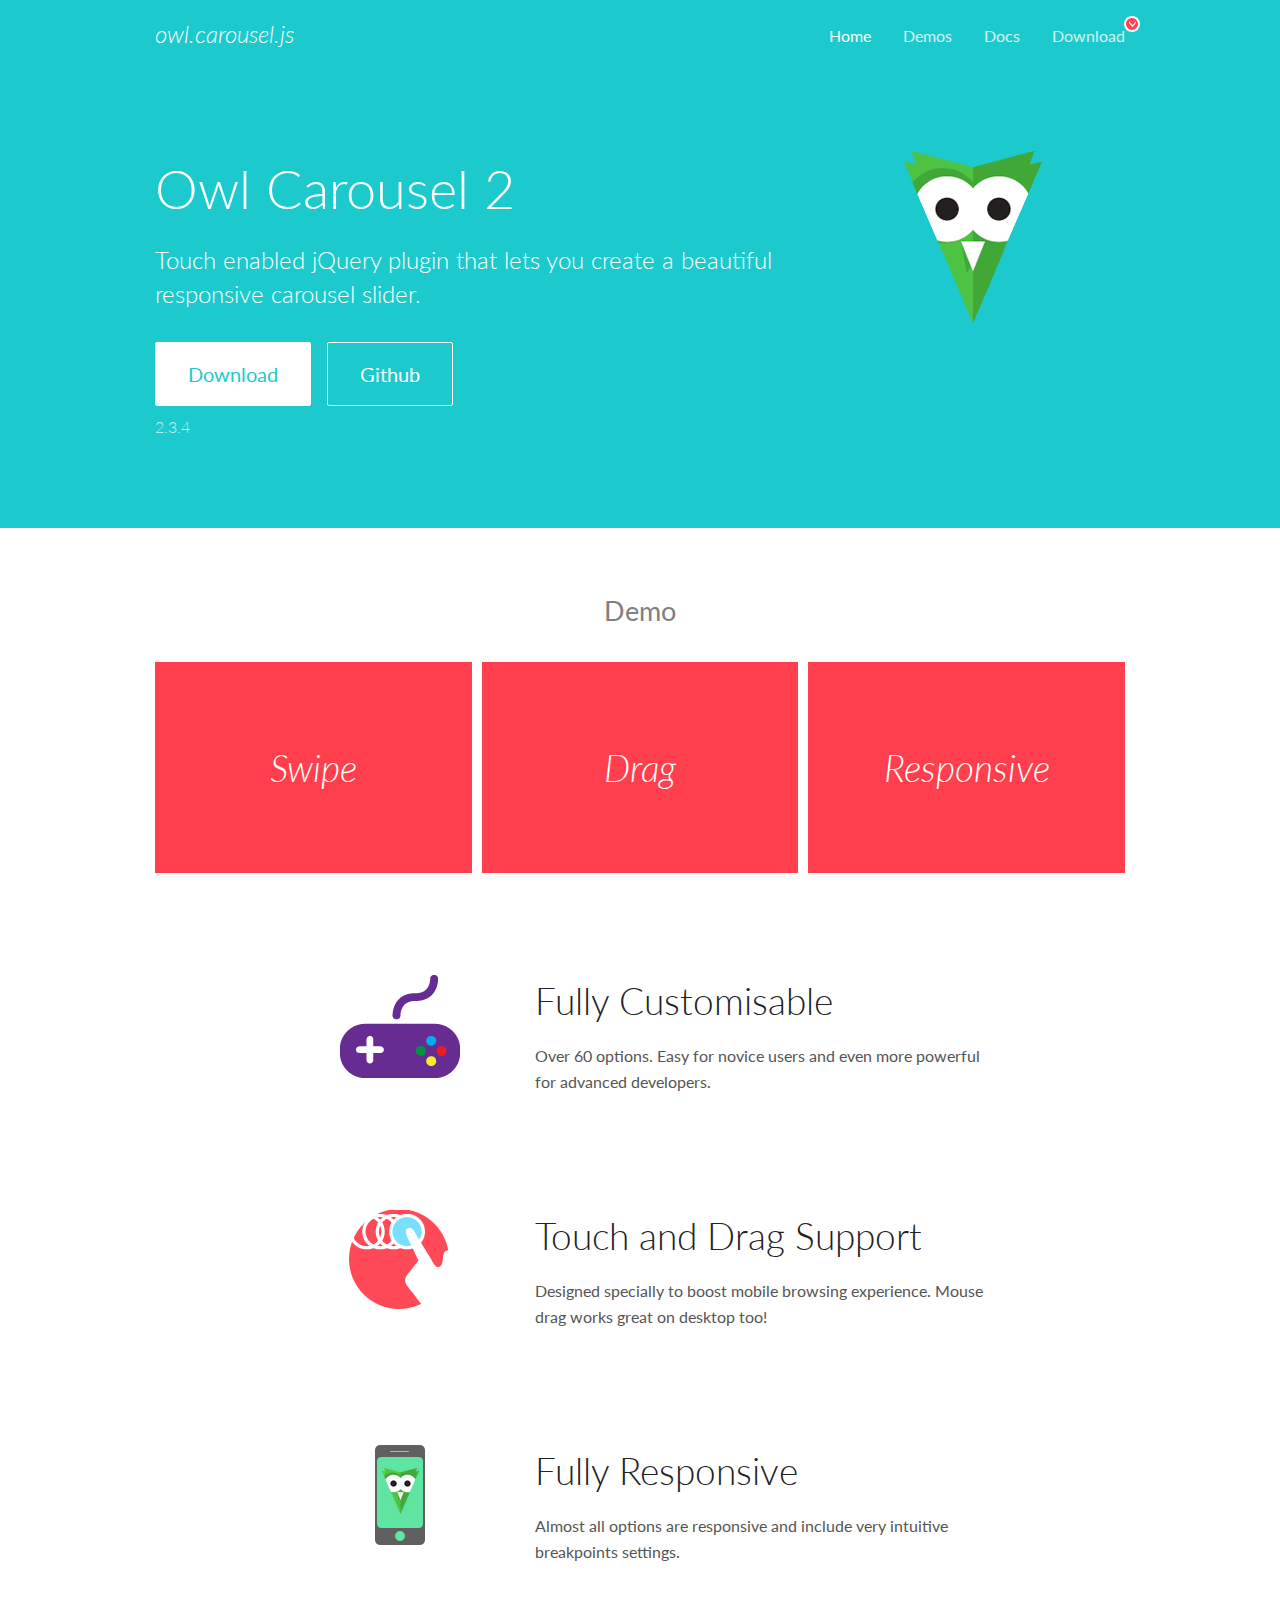
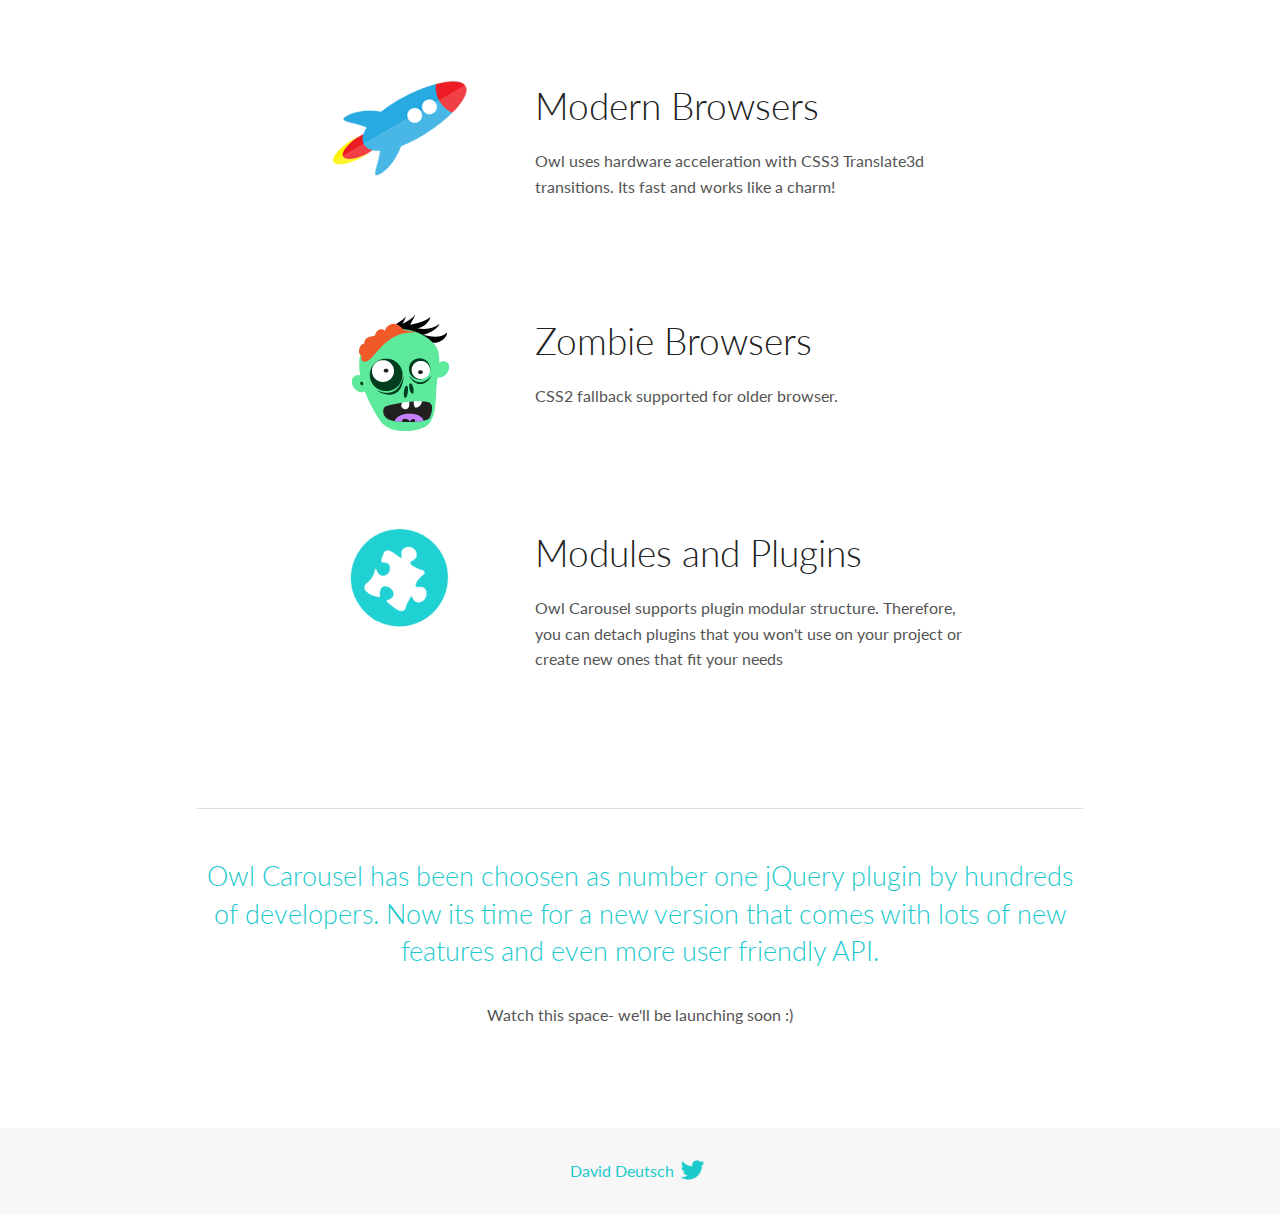
<file: main/static/main/OwlCarousel/docs/index.html>
<!DOCTYPE html>
<html lang="en">
  <head>

    <!-- head -->
    <meta charset="utf-8">
    <meta name="msapplication-tap-highlight" content="no" />
    <meta name="viewport" content="width=device-width, initial-scale=1.0" />
    <meta name="description" content="Touch enabled jQuery plugin that lets you create beautiful responsive carousel slider.">
    <meta name="author" content="David Deutsch">
    <title>
      Home | Owl Carousel | 2.3.4
    </title>

    <!-- Stylesheets -->
    <link href='https://fonts.googleapis.com/css?family=Lato:300,400,700,400italic,300italic' rel='stylesheet' type='text/css'>
    <link rel="stylesheet" href="assets/css/docs.theme.min.css">

    <!-- Owl Stylesheets -->
    <link rel="stylesheet" href="assets/owlcarousel/assets/owl.carousel.min.css">
    <link rel="stylesheet" href="assets/owlcarousel/assets/owl.theme.default.min.css">

    <!-- HTML5 shim and Respond.js IE8 support of HTML5 elements and media queries -->

    <!--[if lt IE 9]>
      <script src="https://oss.maxcdn.com/libs/html5shiv/3.7.0/html5shiv.js"></script>
      <script src="https://oss.maxcdn.com/libs/respond.js/1.3.0/respond.min.js"></script>
    <![endif]-->

    <!-- Favicons -->
    <link rel="apple-touch-icon-precomposed" sizes="144x144" href="assets/ico/apple-touch-icon-144-precomposed.png">
    <link rel="shortcut icon" href="assets/ico/favicon.png">
    <link rel="shortcut icon" href="favicon.ico">

    <!-- Yeah i know js should not be in header. Its required for demos.-->

    <!-- javascript -->
    <script src="assets/vendors/jquery.min.js"></script>
    <script src="assets/owlcarousel/owl.carousel.js"></script>
  </head>
  <body>

    <!-- header -->
    <header class="header">
      <div class="row">
        <div class="large-12 columns">
          <div class="brand left">
            <h3>
              <a href="/OwlCarousel2/">owl.carousel.js</a> 
            </h3>
          </div>
          <a id="toggle-nav" class="right">
            <span></span> <span></span> <span></span> 
          </a> 
          <div class="nav-bar">
            <ul class="clearfix">
              <li class="active">
                <a href="/OwlCarousel2/index.html">Home</a> 
              </li>
              <li> <a href="/OwlCarousel2/demos/demos.html">Demos</a>  </li>
              <li> <a href="/OwlCarousel2/docs/started-welcome.html">Docs</a>  </li>
              <li>
                <a href="https://github.com/OwlCarousel2/OwlCarousel2/archive/2.3.4.zip">Download</a> 
                <span class="download"></span> 
              </li>
            </ul>
          </div>
        </div>
      </div>
    </header>

    <!-- home panel -->
    <section id="hero">
      <div class="row">
        <div class="large-8 medium-8 columns">
          <h1>Owl Carousel 2</h1>
          <h4>Touch enabled jQuery plugin that lets you create a beautiful responsive carousel slider.</h4>
          <a href="https://github.com/OwlCarousel2/OwlCarousel2/archive/2.3.4.zip" class="hero-button">Download</a> 
          <a href="https://github.com/OwlCarousel2/OwlCarousel2" class="hero-button outline">Github</a> 
          <p>2.3.4</p>
        </div>
        <div class="large-4 medium-4 columns">
          <img class="owl-logo" src="assets/img/owl-logo.png" alt="mr. Owl">
        </div>
      </div>
    </section>

    <!-- body -->
    <div class="home-demo">
      <div class="row">
        <div class="large-12 columns">
          <h3>Demo</h3>
          <div class="owl-carousel">
            <div class="item">
              <h2>Swipe</h2>
            </div>
            <div class="item">
              <h2>Drag</h2>
            </div>
            <div class="item">
              <h2>Responsive</h2>
            </div>
            <div class="item">
              <h2>CSS3</h2>
            </div>
            <div class="item">
              <h2>Fast</h2>
            </div>
            <div class="item">
              <h2>Easy</h2>
            </div>
            <div class="item">
              <h2>Free</h2>
            </div>
            <div class="item">
              <h2>Upgradable</h2>
            </div>
            <div class="item">
              <h2>Tons of options</h2>
            </div>
            <div class="item">
              <h2>Infinity</h2>
            </div>
            <div class="item">
              <h2>Auto Width</h2>
            </div>
          </div>
        </div>
      </div>
    </div>
    <script>
      var owl = $('.owl-carousel');
      owl.owlCarousel({
        margin: 10,
        loop: true,
        responsive: {
          0: {
            items: 1
          },
          600: {
            items: 2
          },
          1000: {
            items: 3
          }
        }
      })
    </script>

    <!-- features -->
    <div id="features">
      <div class="row">
        <div class="small-12 medium-9 small-centered columns">
          <section class="row feature">
            <div class="medium-4 small-12 columns">
              <img src="assets/img/feature-options.png" alt="">
            </div>
            <div class="medium-8 small-12 columns">
              <h2>Fully Customisable</h2>
              <p>Over 60 options. Easy for novice users and even more powerful for advanced developers.</p>
            </div>
          </section>
          <section class="row feature">
            <div class="medium-4 small-12 columns">
              <img src="assets/img/feature-drag.png" alt="">
            </div>
            <div class="medium-8 small-12 columns">
              <h2>Touch and Drag Support</h2>
              <p>Designed specially to boost mobile browsing experience. Mouse drag works great on desktop too!</p>
            </div>
          </section>
          <section class="row feature">
            <div class="medium-4 small-12 columns">
              <img src="assets/img/feature-responsive.png" alt="">
            </div>
            <div class="medium-8 small-12 columns">
              <h2>Fully Responsive</h2>
              <p>Almost all options are responsive and include very intuitive breakpoints settings.</p>
            </div>
          </section>
          <section class="row feature">
            <div class="medium-4 small-12 columns">
              <img src="assets/img/feature-modern.png" alt="">
            </div>
            <div class="medium-8 small-12 columns">
              <h2>Modern Browsers</h2>
              <p>Owl uses hardware acceleration with CSS3 Translate3d transitions. Its fast and works like a charm! </p>
            </div>
          </section>
          <section class="row feature">
            <div class="medium-4 small-12 columns">
              <img src="assets/img/feature-zombie.png" alt="">
            </div>
            <div class="medium-8 small-12 columns">
              <h2>Zombie Browsers</h2>
              <p>CSS2 fallback supported for older browser.</p>
            </div>
          </section>
          <section class="row feature">
            <div class="medium-4 small-12 columns">
              <img src="assets/img/feature-module.png" alt="">
            </div>
            <div class="medium-8 small-12 columns">
              <h2>Modules and Plugins</h2>
              <p>Owl Carousel supports plugin modular structure. Therefore, you can detach plugins that you won&#x27;t use on your project or create new ones that fit your needs</p>
            </div>
          </section>
        </div>
      </div>
    </div>

    <!-- footer -->
    <section id="teaser-text">
      <div class="row">
        <div class="small-12 medium-11 small-centered columns">
          <hr>
          <h3 id="owl-carousel-has-been-choosen-as-number-one-jquery-plugin-by-hundreds-of-developers-now-its-time-for-a-new-version-that-comes-with-lots-of-new-features-and-even-more-user-friendly-api-">Owl Carousel has been choosen as number one jQuery plugin by hundreds of developers. Now its time for a new version that comes with lots of new features and even more user friendly API.</h3>
          <p>Watch this space- we&#39;ll be launching soon :)</p>
        </div>
      </div>
    </section>

    <!-- footer -->
    <footer class="footer">
      <div class="row">
        <div class="large-12 columns">
          <h5>
            <a href="/OwlCarousel2/docs/support-contact.html">David Deutsch</a> 
            <a id="custom-tweet-button" href="https://twitter.com/share?url=https://github.com/OwlCarousel2/OwlCarousel2&text=Owl Carousel - This is so awesome! " target="_blank"></a> 
          </h5>
        </div>
      </div>
    </footer>

    <!-- vendors -->
    <script src="assets/vendors/highlight.js"></script>
    <script src="assets/js/app.js"></script>
  </body>
</html>
</file>
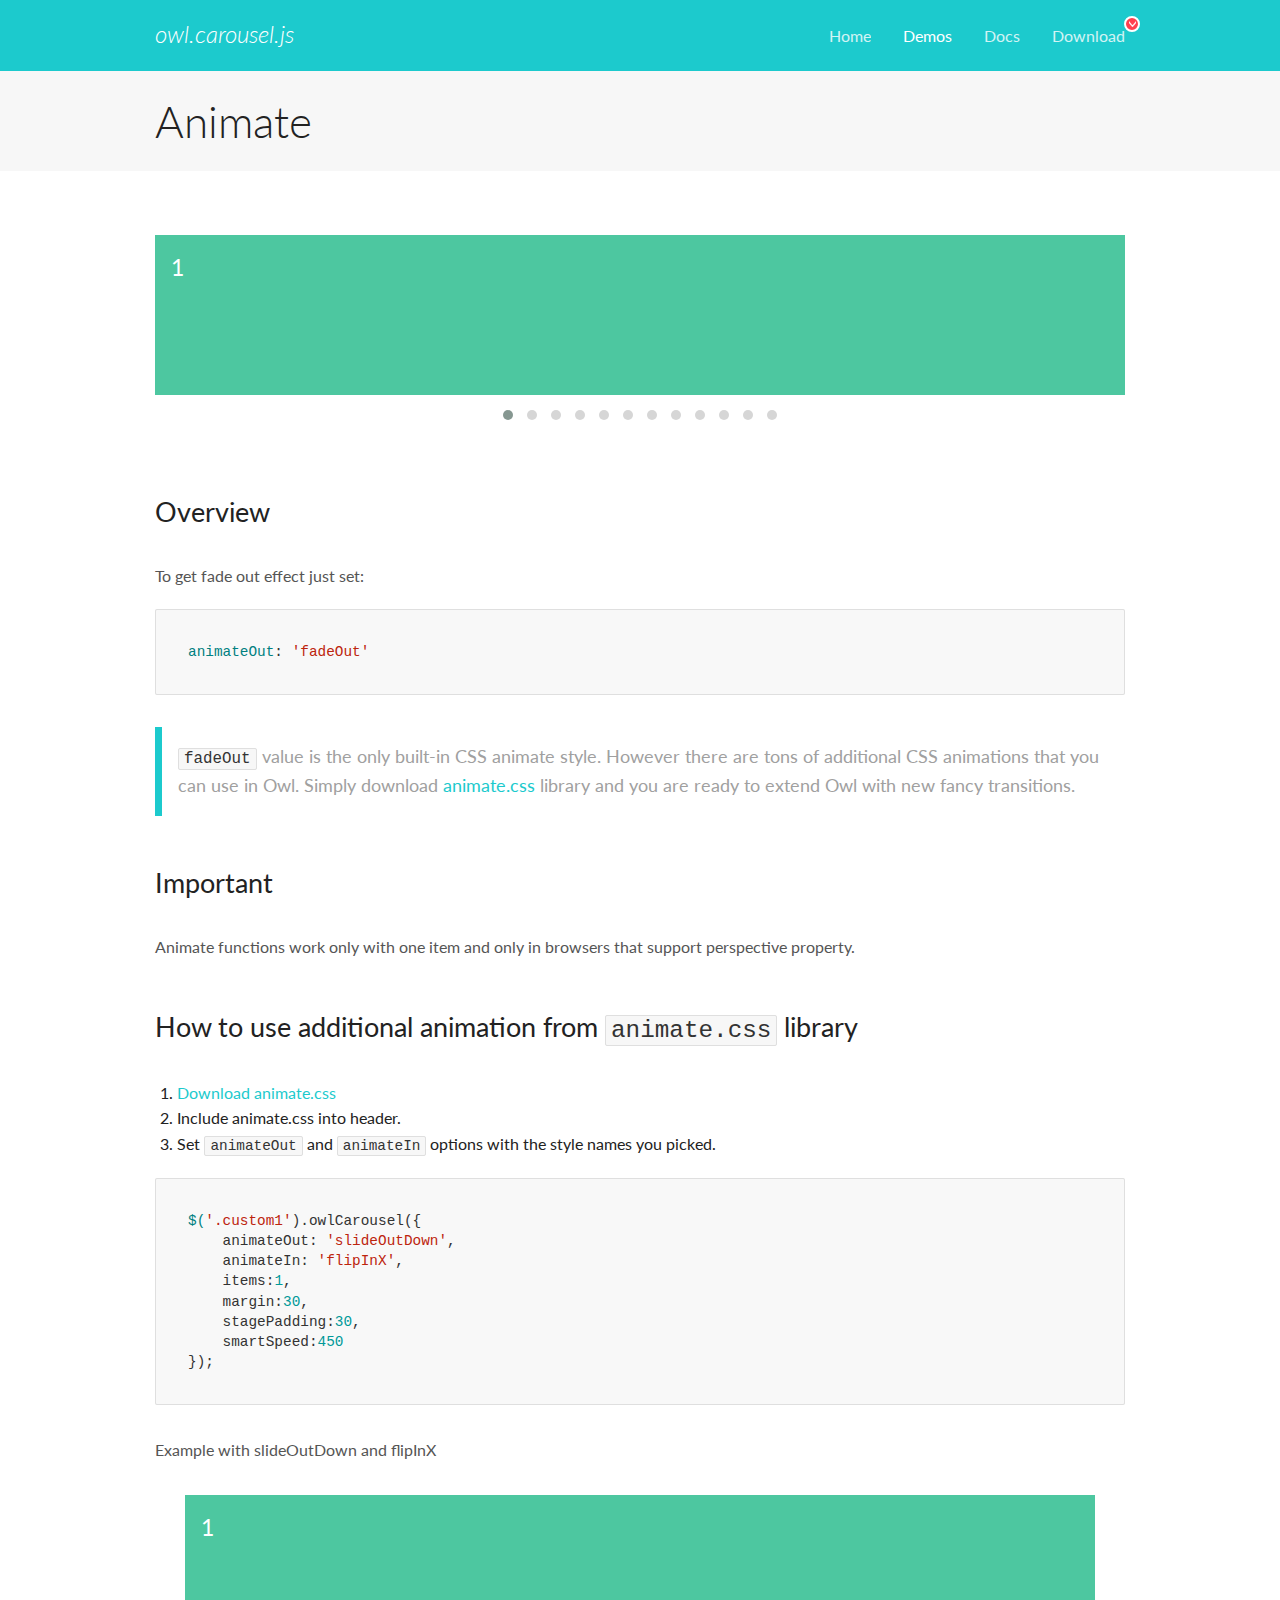
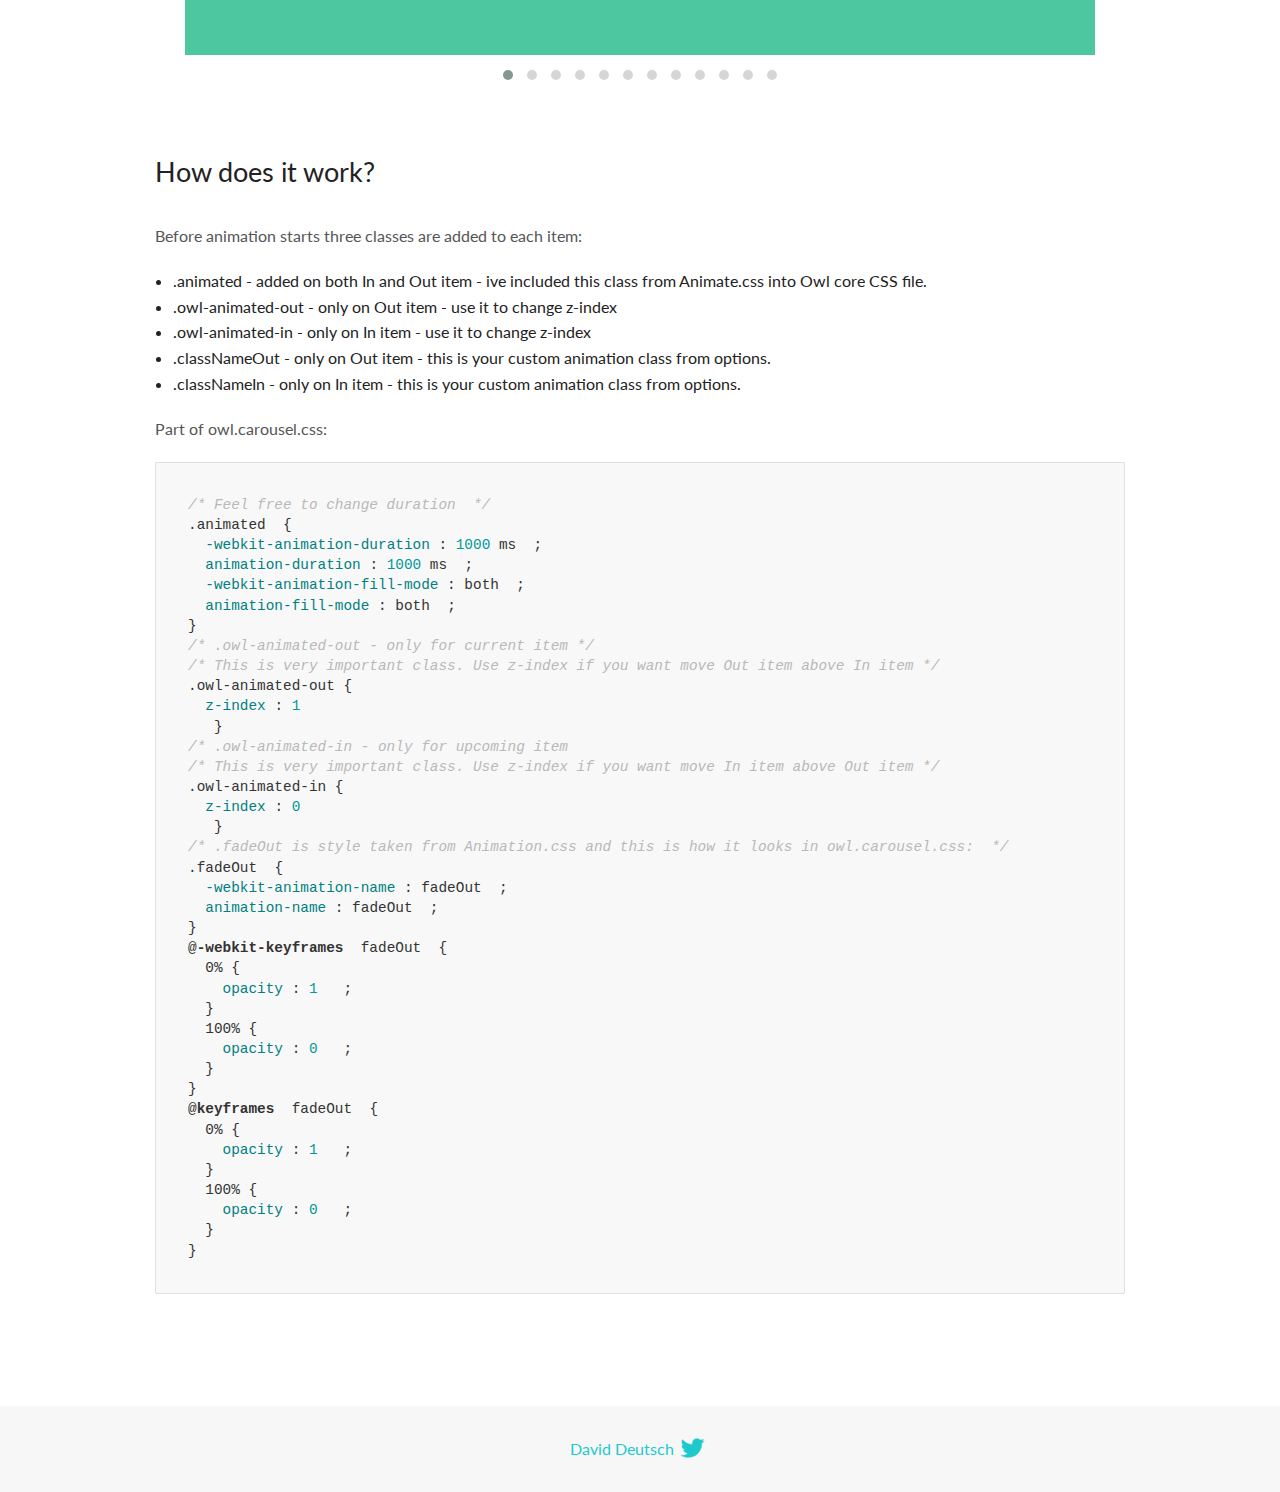
<file: main/static/main/OwlCarousel/docs/demos/animate.html>
<!DOCTYPE html>
<html lang="en">
  <head>

    <!-- head -->
    <meta charset="utf-8">
    <meta name="msapplication-tap-highlight" content="no" />
    <meta name="viewport" content="width=device-width, initial-scale=1.0" />
    <meta name="description" content="Animate carousel">
    <meta name="author" content="David Deutsch">
    <title>
      Animate Demo | Owl Carousel | 2.3.4
    </title>

    <!-- Stylesheets -->
    <link href='https://fonts.googleapis.com/css?family=Lato:300,400,700,400italic,300italic' rel='stylesheet' type='text/css'>
    <link rel="stylesheet" href="../assets/css/docs.theme.min.css">

    <!-- Owl Stylesheets -->
    <link rel="stylesheet" href="../assets/owlcarousel/assets/owl.carousel.min.css">
    <link rel="stylesheet" href="../assets/owlcarousel/assets/owl.theme.default.min.css">

    <!-- HTML5 shim and Respond.js IE8 support of HTML5 elements and media queries -->

    <!--[if lt IE 9]>
      <script src="https://oss.maxcdn.com/libs/html5shiv/3.7.0/html5shiv.js"></script>
      <script src="https://oss.maxcdn.com/libs/respond.js/1.3.0/respond.min.js"></script>
    <![endif]-->

    <!-- Favicons -->
    <link rel="apple-touch-icon-precomposed" sizes="144x144" href="../assets/ico/apple-touch-icon-144-precomposed.png">
    <link rel="shortcut icon" href="../assets/ico/favicon.png">
    <link rel="shortcut icon" href="favicon.ico">

    <!-- Yeah i know js should not be in header. Its required for demos.-->

    <!-- javascript -->
    <script src="../assets/vendors/jquery.min.js"></script>
    <script src="../assets/owlcarousel/owl.carousel.js"></script>
  </head>
  <body>

    <!-- header -->
    <header class="header">
      <div class="row">
        <div class="large-12 columns">
          <div class="brand left">
            <h3>
              <a href="/OwlCarousel2/">owl.carousel.js</a> 
            </h3>
          </div>
          <a id="toggle-nav" class="right">
            <span></span> <span></span> <span></span> 
          </a> 
          <div class="nav-bar">
            <ul class="clearfix">
              <li> <a href="/OwlCarousel2/index.html">Home</a>  </li>
              <li class="active">
                <a href="/OwlCarousel2/demos/demos.html">Demos</a> 
              </li>
              <li> <a href="/OwlCarousel2/docs/started-welcome.html">Docs</a>  </li>
              <li>
                <a href="https://github.com/OwlCarousel2/OwlCarousel2/archive/2.3.4.zip">Download</a> 
                <span class="download"></span> 
              </li>
            </ul>
          </div>
        </div>
      </div>
    </header>

    <!-- title -->
    <section class="title">
      <div class="row">
        <div class="large-12 columns">
          <h1>Animate</h1>
        </div>
      </div>
    </section>

    <!--  Demos -->
    <section id="demos">
      <div class="row">
        <div class="large-12 columns">
          <div class="fadeOut owl-carousel owl-theme">
            <div class="item">
              <h4>1</h4>
            </div>
            <div class="item">
              <h4>2</h4>
            </div>
            <div class="item">
              <h4>3</h4>
            </div>
            <div class="item">
              <h4>4</h4>
            </div>
            <div class="item">
              <h4>5</h4>
            </div>
            <div class="item">
              <h4>6</h4>
            </div>
            <div class="item">
              <h4>7</h4>
            </div>
            <div class="item">
              <h4>8</h4>
            </div>
            <div class="item">
              <h4>9</h4>
            </div>
            <div class="item">
              <h4>10</h4>
            </div>
            <div class="item">
              <h4>11</h4>
            </div>
            <div class="item">
              <h4>12</h4>
            </div>
          </div>
          <h3 id="overview">Overview</h3>
          <p>To get fade out effect just set:</p>
          <pre><code>animateOut: &#39;fadeOut&#39;</code></pre>
          <blockquote>
            <p><code>fadeOut</code> value is the only built-in CSS animate style. However there are tons of additional CSS animations that you can use in Owl. Simply download
              <a href="https://daneden.github.io/animate.css/">animate.css</a>  library and you are ready to extend Owl with new fancy transitions.</p>
          </blockquote>
          <h3 id="important">Important</h3>
          <p>Animate functions work only with one item and only in browsers that support perspective property.</p>
          <h3 id="how-to-use-additional-animation-from-animate-css-library">How to use additional animation from <code>animate.css</code> library</h3>
          <ol>
            <li> <a href="https://daneden.github.io/animate.css/">Download animate.css</a>  </li>
            <li>Include animate.css into header.</li>
            <li>Set <code>animateOut</code> and <code>animateIn</code> options with the style names you picked.</li>
          </ol>
          <pre><code>$(&#39;.custom1&#39;).owlCarousel({
    animateOut: &#39;slideOutDown&#39;,
    animateIn: &#39;flipInX&#39;,
    items:1,
    margin:30,
    stagePadding:30,
    smartSpeed:450
});</code></pre>
          <p>Example with slideOutDown and flipInX</p>
          <div class="custom1 owl-carousel owl-theme">
            <div class="item">
              <h4>1</h4>
            </div>
            <div class="item">
              <h4>2</h4>
            </div>
            <div class="item">
              <h4>3</h4>
            </div>
            <div class="item">
              <h4>4</h4>
            </div>
            <div class="item">
              <h4>5</h4>
            </div>
            <div class="item">
              <h4>6</h4>
            </div>
            <div class="item">
              <h4>7</h4>
            </div>
            <div class="item">
              <h4>8</h4>
            </div>
            <div class="item">
              <h4>9</h4>
            </div>
            <div class="item">
              <h4>10</h4>
            </div>
            <div class="item">
              <h4>11</h4>
            </div>
            <div class="item">
              <h4>12</h4>
            </div>
          </div>
          <h3 id="how-does-it-work-">How does it work?</h3>
          <p>Before animation starts three classes are added to each item:</p>
          <ul>
            <li>.animated - added on both In and Out item - ive included this class from Animate.css into Owl core CSS file.</li>
            <li>.owl-animated-out - only on Out item - use it to change z-index</li>
            <li>.owl-animated-in - only on In item - use it to change z-index</li>
            <li>.classNameOut - only on Out item - this is your custom animation class from options.</li>
            <li>.classNameIn - only on In item - this is your custom animation class from options.</li>
          </ul>
          <p>Part of owl.carousel.css:</p>
          <pre><code class="language-css"><span class="comment">/* Feel free to change duration  */</span> 
<span class="class">.animated</span>  <span class="rules">{
  <span class="rule"><span class="attribute">-webkit-animation-duration</span> :<span class="value"> <span class="number">1000</span> ms</span> </span> ;
  <span class="rule"><span class="attribute">animation-duration</span> :<span class="value"> <span class="number">1000</span> ms</span> </span> ;
  <span class="rule"><span class="attribute">-webkit-animation-fill-mode</span> :<span class="value"> both</span> </span> ;
  <span class="rule"><span class="attribute">animation-fill-mode</span> :<span class="value"> both</span> </span> ;
<span class="rule">}</span> </span> 
<span class="comment">/* .owl-animated-out - only for current item */</span> 
<span class="comment">/* This is very important class. Use z-index if you want move Out item above In item */</span> 
<span class="class">.owl-animated-out</span> <span class="rules">{
  <span class="rule"><span class="attribute">z-index</span> :<span class="value"> <span class="number">1</span> 
</span> </span> </span> }
<span class="comment">/* .owl-animated-in - only for upcoming item
/* This is very important class. Use z-index if you want move In item above Out item */</span> 
<span class="class">.owl-animated-in</span> <span class="rules">{
  <span class="rule"><span class="attribute">z-index</span> :<span class="value"> <span class="number">0</span> 
</span> </span> </span> }
<span class="comment">/* .fadeOut is style taken from Animation.css and this is how it looks in owl.carousel.css:  */</span> 
<span class="class">.fadeOut</span>  <span class="rules">{
  <span class="rule"><span class="attribute">-webkit-animation-name</span> :<span class="value"> fadeOut</span> </span> ;
  <span class="rule"><span class="attribute">animation-name</span> :<span class="value"> fadeOut</span> </span> ;
<span class="rule">}</span> </span> 
<span class="at_rule">@<span class="keyword">-webkit-keyframes</span>  fadeOut </span> {
  0% <span class="rules">{
    <span class="rule"><span class="attribute">opacity</span> :<span class="value"> <span class="number">1</span> </span> </span> ;
  <span class="rule">}</span> </span> 
  100% <span class="rules">{
    <span class="rule"><span class="attribute">opacity</span> :<span class="value"> <span class="number">0</span> </span> </span> ;
  <span class="rule">}</span> </span> 
}
<span class="at_rule">@<span class="keyword">keyframes</span>  fadeOut </span> {
  0% <span class="rules">{
    <span class="rule"><span class="attribute">opacity</span> :<span class="value"> <span class="number">1</span> </span> </span> ;
  <span class="rule">}</span> </span> 
  100% <span class="rules">{
    <span class="rule"><span class="attribute">opacity</span> :<span class="value"> <span class="number">0</span> </span> </span> ;
  <span class="rule">}</span> </span> 
}</code></pre>
          <link rel="stylesheet" href="../assets/css/animate.css">
          <script>
            jQuery(document).ready(function($) {
              $('.fadeOut').owlCarousel({
                items: 1,
                animateOut: 'fadeOut',
                loop: true,
                margin: 10,
              });
              $('.custom1').owlCarousel({
                animateOut: 'slideOutDown',
                animateIn: 'flipInX',
                items: 1,
                margin: 30,
                stagePadding: 30,
                smartSpeed: 450
              });
            });
          </script>
        </div>
      </div>
    </section>

    <!-- footer -->
    <footer class="footer">
      <div class="row">
        <div class="large-12 columns">
          <h5>
            <a href="/OwlCarousel2/docs/support-contact.html">David Deutsch</a> 
            <a id="custom-tweet-button" href="https://twitter.com/share?url=https://github.com/OwlCarousel2/OwlCarousel2&text=Owl Carousel - This is so awesome! " target="_blank"></a> 
          </h5>
        </div>
      </div>
    </footer>

    <!-- vendors -->
    <script src="../assets/vendors/highlight.js"></script>
    <script src="../assets/js/app.js"></script>
  </body>
</html>
</file>
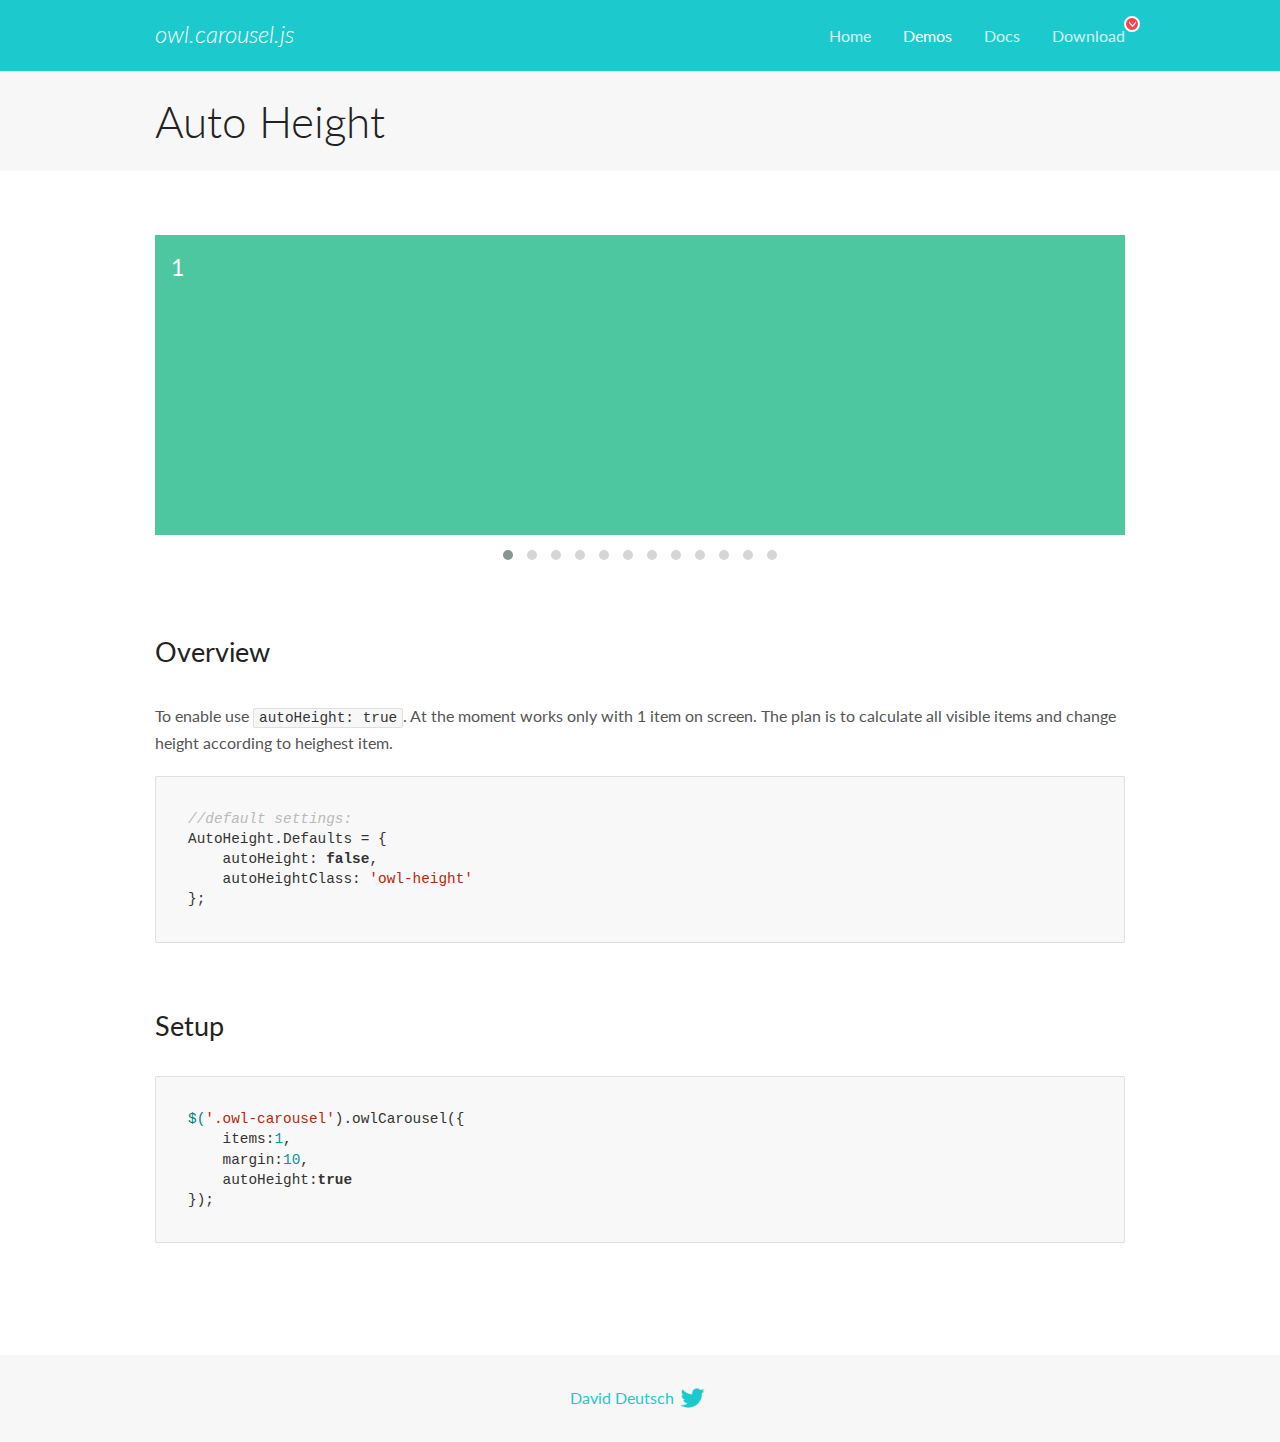
<file: main/static/main/OwlCarousel/docs/demos/autoheight.html>
<!DOCTYPE html>
<html lang="en">
  <head>

    <!-- head -->
    <meta charset="utf-8">
    <meta name="msapplication-tap-highlight" content="no" />
    <meta name="viewport" content="width=device-width, initial-scale=1.0" />
    <meta name="description" content="autoHeight usage demo">
    <meta name="author" content="David Deutsch">
    <title>
      Auto Height Demo | Owl Carousel | 2.3.4
    </title>

    <!-- Stylesheets -->
    <link href='https://fonts.googleapis.com/css?family=Lato:300,400,700,400italic,300italic' rel='stylesheet' type='text/css'>
    <link rel="stylesheet" href="../assets/css/docs.theme.min.css">

    <!-- Owl Stylesheets -->
    <link rel="stylesheet" href="../assets/owlcarousel/assets/owl.carousel.min.css">
    <link rel="stylesheet" href="../assets/owlcarousel/assets/owl.theme.default.min.css">

    <!-- HTML5 shim and Respond.js IE8 support of HTML5 elements and media queries -->

    <!--[if lt IE 9]>
      <script src="https://oss.maxcdn.com/libs/html5shiv/3.7.0/html5shiv.js"></script>
      <script src="https://oss.maxcdn.com/libs/respond.js/1.3.0/respond.min.js"></script>
    <![endif]-->

    <!-- Favicons -->
    <link rel="apple-touch-icon-precomposed" sizes="144x144" href="../assets/ico/apple-touch-icon-144-precomposed.png">
    <link rel="shortcut icon" href="../assets/ico/favicon.png">
    <link rel="shortcut icon" href="favicon.ico">

    <!-- Yeah i know js should not be in header. Its required for demos.-->

    <!-- javascript -->
    <script src="../assets/vendors/jquery.min.js"></script>
    <script src="../assets/owlcarousel/owl.carousel.js"></script>
  </head>
  <body>

    <!-- header -->
    <header class="header">
      <div class="row">
        <div class="large-12 columns">
          <div class="brand left">
            <h3>
              <a href="/OwlCarousel2/">owl.carousel.js</a> 
            </h3>
          </div>
          <a id="toggle-nav" class="right">
            <span></span> <span></span> <span></span> 
          </a> 
          <div class="nav-bar">
            <ul class="clearfix">
              <li> <a href="/OwlCarousel2/index.html">Home</a>  </li>
              <li class="active">
                <a href="/OwlCarousel2/demos/demos.html">Demos</a> 
              </li>
              <li> <a href="/OwlCarousel2/docs/started-welcome.html">Docs</a>  </li>
              <li>
                <a href="https://github.com/OwlCarousel2/OwlCarousel2/archive/2.3.4.zip">Download</a> 
                <span class="download"></span> 
              </li>
            </ul>
          </div>
        </div>
      </div>
    </header>

    <!-- title -->
    <section class="title">
      <div class="row">
        <div class="large-12 columns">
          <h1>Auto Height</h1>
        </div>
      </div>
    </section>

    <!--  Demos -->
    <section id="demos">
      <div class="row">
        <div class="large-12 columns">
          <div class="owl-carousel owl-theme">
            <div class="item" style="height:300px">
              <h4>1</h4>
            </div>
            <div class="item" style="height:100px">
              <h4>2</h4>
            </div>
            <div class="item" style="height:500px">
              <h4>3</h4>
            </div>
            <div class="item" style="height:250px">
              <h4>4</h4>
            </div>
            <div class="item" style="height:400px">
              <h4>5</h4>
            </div>
            <div class="item" style="height:500px">
              <h4>6</h4>
            </div>
            <div class="item" style="height:600px">
              <h4>7</h4>
            </div>
            <div class="item" style="height:400px">
              <h4>8</h4>
            </div>
            <div class="item" style="height:300px">
              <h4>9</h4>
            </div>
            <div class="item" style="height:350px">
              <h4>10</h4>
            </div>
            <div class="item" style="height:200px">
              <h4>11</h4>
            </div>
            <div class="item" style="height:150px">
              <h4>12</h4>
            </div>
          </div>
          <h3 id="overview">Overview</h3>
          <p>To enable use <code>autoHeight: true</code>. At the moment works only with 1 item on screen. The plan is to calculate all visible items and change height according to heighest item.</p>
          <pre><code>//default settings:
AutoHeight.Defaults = {
    autoHeight: false,
    autoHeightClass: &#39;owl-height&#39;
};</code></pre>
          <h3 id="setup">Setup</h3>
          <pre><code>$(&#39;.owl-carousel&#39;).owlCarousel({
    items:1,
    margin:10,
    autoHeight:true
});</code></pre>
          <script>
            $(document).ready(function() {
              $('.owl-carousel').owlCarousel({
                items: 1,
                margin: 10,
                autoHeight: true
              });
            })
          </script>
        </div>
      </div>
    </section>

    <!-- footer -->
    <footer class="footer">
      <div class="row">
        <div class="large-12 columns">
          <h5>
            <a href="/OwlCarousel2/docs/support-contact.html">David Deutsch</a> 
            <a id="custom-tweet-button" href="https://twitter.com/share?url=https://github.com/OwlCarousel2/OwlCarousel2&text=Owl Carousel - This is so awesome! " target="_blank"></a> 
          </h5>
        </div>
      </div>
    </footer>

    <!-- vendors -->
    <script src="../assets/vendors/highlight.js"></script>
    <script src="../assets/js/app.js"></script>
  </body>
</html>
</file>
